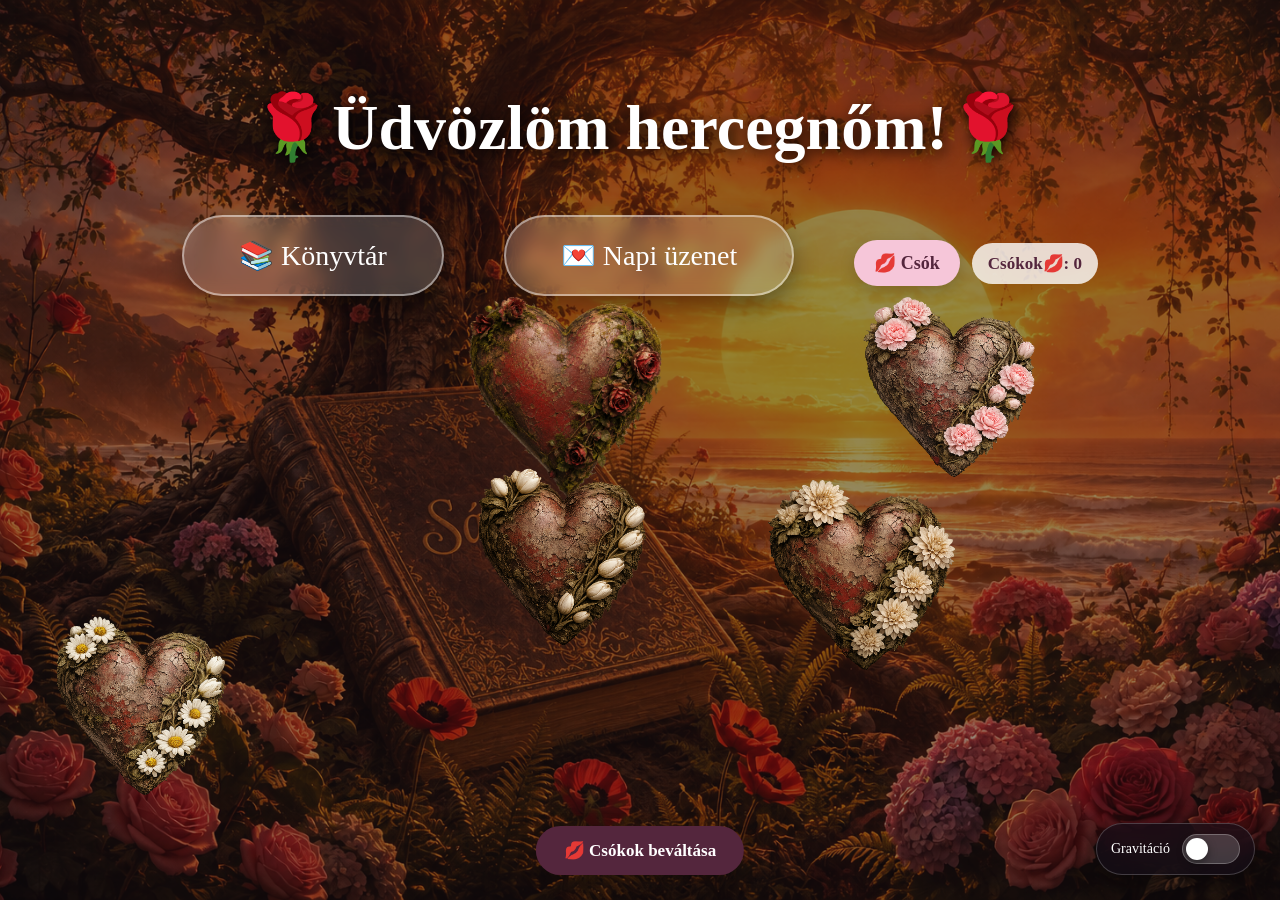
<file: index.html>
<!DOCTYPE html>
<html lang="hu">

<head>
    <meta charset="UTF-8">
    <meta name="viewport" content="width=device-width, initial-scale=1.0">

    <title>Flower Library</title>

    <link rel="stylesheet" href="style.css">
</head>

<body>

<div class="overlay">

    <h1>🌹Üdvözlöm hercegnőm!🌹</h1>

    <div class="menu">

        <a href="./library/library.html" class="btn">
            📚 Könyvtár
        </a>

       <a href="napiuzenet/message.html" class="btn">
    💌 Napi üzenet
</a>

<div class="hugs-container">

    <button id="hugButton" class="hug-button">
        💋 Csók
    </button>

    <span class="hug-counter">
        Csókok💋: <span id="hugCount">0</span>
    </span>

</div>

<button id="redeemHugs" class="redeem-button">
    💋 Csókok beváltása
</button>

    </div>

    <div class="gravity-control">

    <span class="gravity-label">Gravitáció</span>

    <label class="gravity-switch">

        <input type="checkbox" id="gravityToggle">

        <span class="gravity-slider">
            <span class="gravity-knob"></span>
        </span>

    </label>

</div>

 <div id="floating-pdfs">

    <div class="pdf-object pdf1">
        <img src="assets/floating1.png" alt="">
    </div>

    <div class="pdf-object pdf2">
        <img src="assets/floating2.png" alt="">
    </div>

    <div class="pdf-object pdf3">
        <img src="assets/floating3.png" alt="">
    </div>

     <div class="pdf-object pdf4">
        <img src="assets/floating4.png" alt="">
    </div>

    <div class="pdf-object pdf5">
        <img src="assets/floating5.png" alt="">
    </div>

</div>

<script src="pdfs.js"></script>
</div>

<script src="script.js"></script>

</body>
</html>
</file>
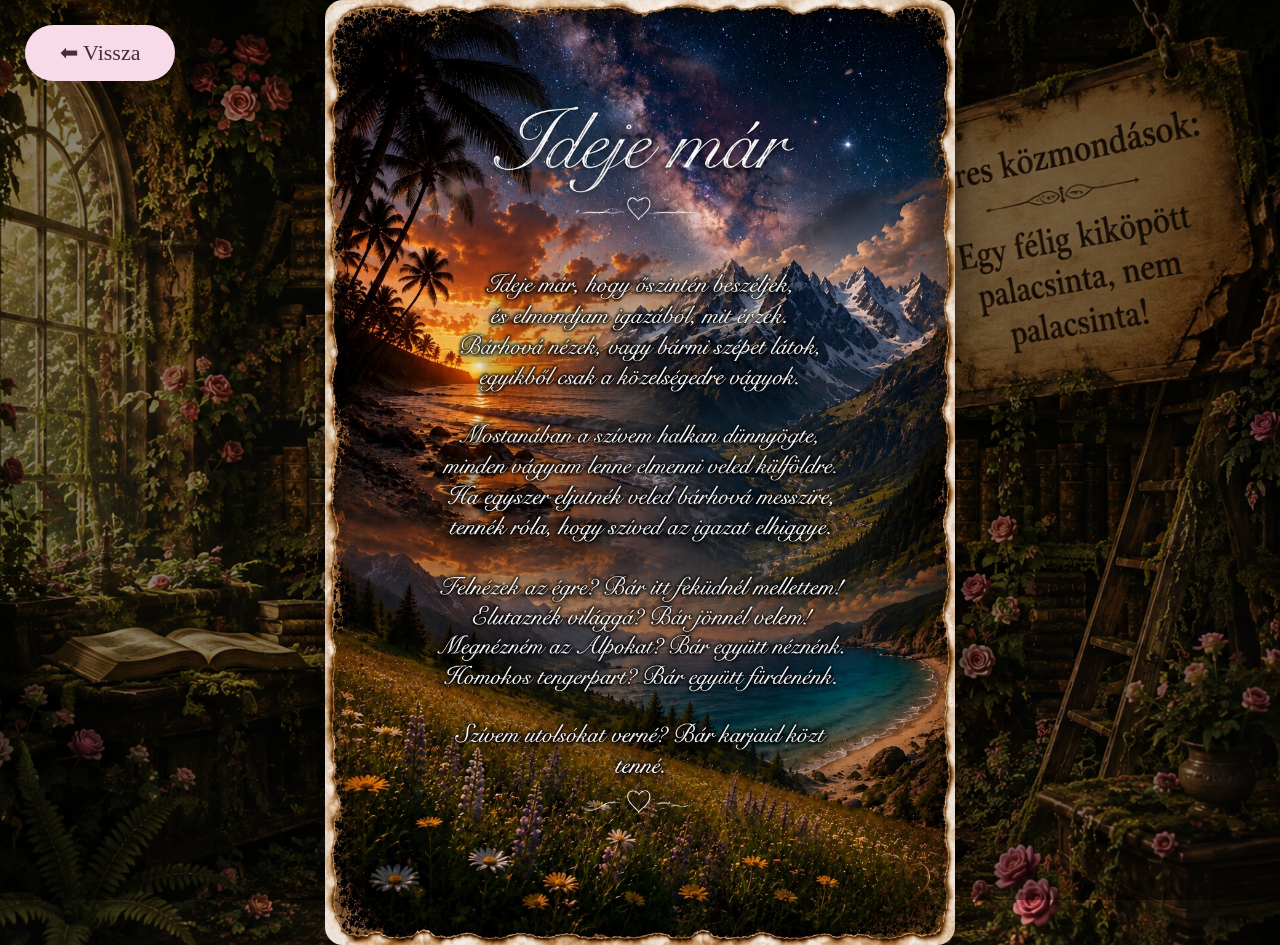
<file: library/book1.html>
<!DOCTYPE html>
<html lang="hu">

<head>
    <meta charset="UTF-8">
    <meta name="viewport" content="width=device-width, initial-scale=1.0">
    <title>Ideje már</title>

    <style>

        *{
            margin:0;
            padding:0;
            box-sizing:border-box;
        }

        body{

            background:url("../assets/library.png");
            background-size:cover;
            background-position:center;
            background-repeat:no-repeat;

            display:flex;
            justify-content:center;
            align-items:center;

            min-height:100vh;

            overflow:hidden;

        }

        .overlay{

            position:absolute;
            inset:0;

            background:rgba(0,0,0,.45);

        }

        .container{

            position:relative;
            z-index:2;

            display:flex;
            flex-direction:column;
            align-items:center;

        }

        img{

            width:90%;
            max-width:700px;

            border-radius:18px;

            box-shadow:0 0 35px rgba(0,0,0,.6);

        }

        .back{

            position:absolute;

            top:25px;
            left:25px;

            z-index:3;

            text-decoration:none;

            background:#f7dbe8;

            color:#4b2b3b;

            padding:15px 35px;

            border-radius:40px;

            font-size:22px;

            transition:.3s;

        }

        .back:hover{

            transform:scale(1.08);

        }

    </style>

</head>

<body>

<div class="overlay"></div>

<a class="back" href="library.html">
⬅ Vissza
</a>

<div class="container">

    <img src="../assets/kep1.jpeg" alt="Ideje már">

</div>

</body>

</html>
</file>
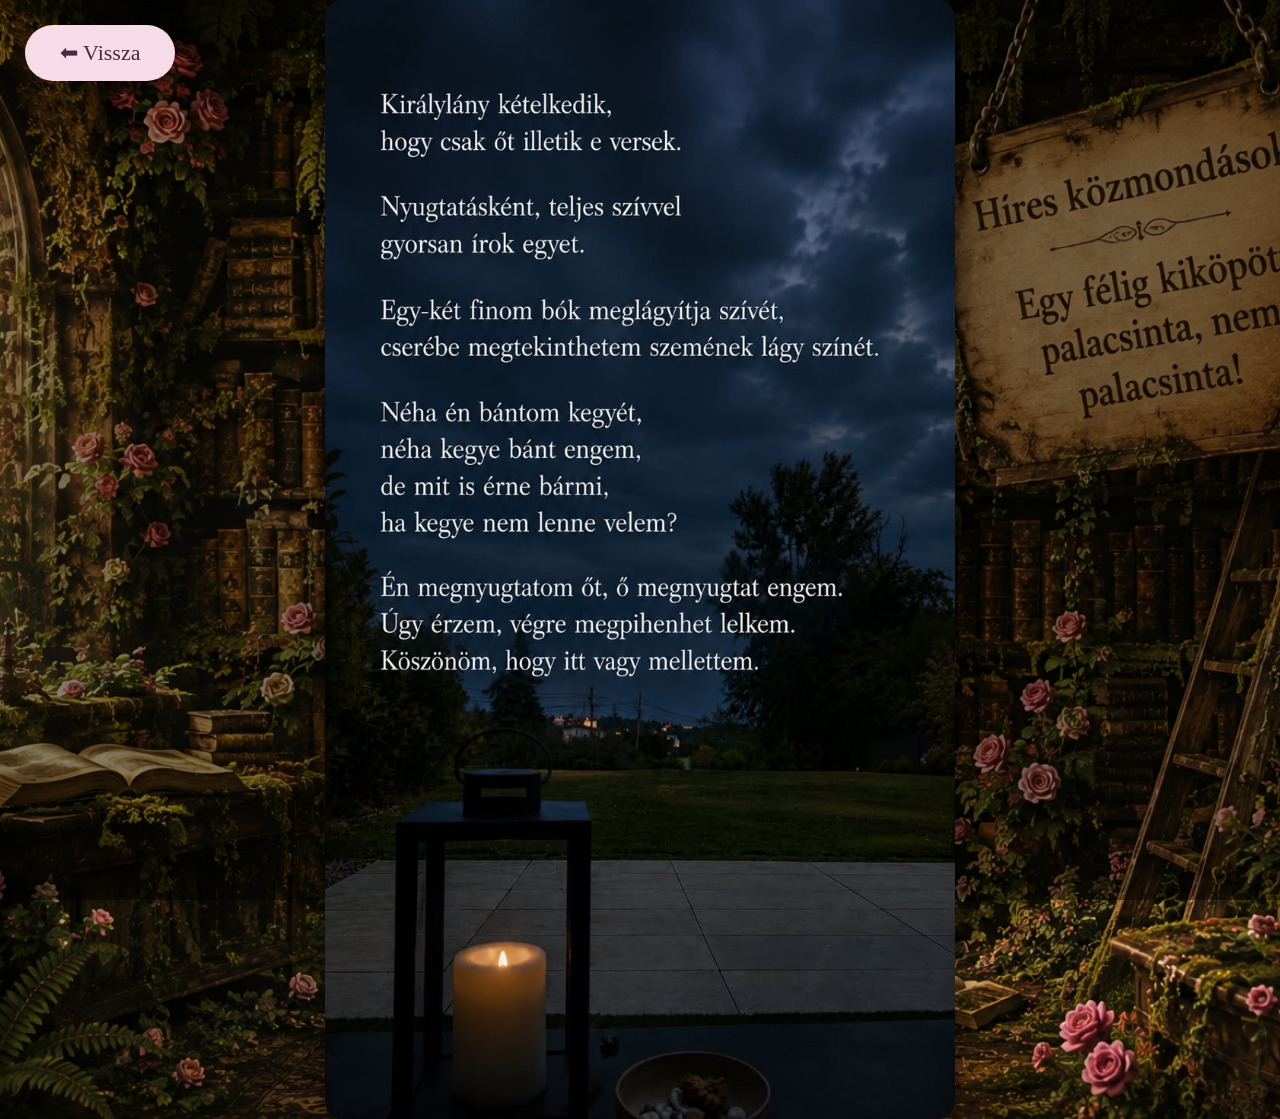
<file: library/book2.html>
<!DOCTYPE html>
<html lang="hu">

<head>
    <meta charset="UTF-8">
    <meta name="viewport" content="width=device-width, initial-scale=1.0">
    <title>Kiralylany</title>

    <style>

        *{
            margin:0;
            padding:0;
            box-sizing:border-box;
        }

        body{

            background:url("../assets/library.png");
            background-size:cover;
            background-position:center;
            background-repeat:no-repeat;

            display:flex;
            justify-content:center;
            align-items:center;

            min-height:100vh;

            overflow:hidden;

        }

        .overlay{

            position:absolute;
            inset:0;

            background:rgba(0,0,0,.45);

        }

        .container{

            position:relative;
            z-index:2;

            display:flex;
            flex-direction:column;
            align-items:center;

        }

        img{

            width:90%;
            max-width:700px;

            border-radius:18px;

            box-shadow:0 0 35px rgba(0,0,0,.6);

        }

        .back{

            position:absolute;

            top:25px;
            left:25px;

            z-index:3;

            text-decoration:none;

            background:#f7dbe8;

            color:#4b2b3b;

            padding:15px 35px;

            border-radius:40px;

            font-size:22px;

            transition:.3s;

        }

        .back:hover{

            transform:scale(1.08);

        }

    </style>

</head>

<body>

<div class="overlay"></div>

<a class="back" href="library.html">
⬅ Vissza
</a>

<div class="container">

    <img src="../assets/kep2.jpeg" alt="Ideje már">

</div>

</body>

</html>
</file>
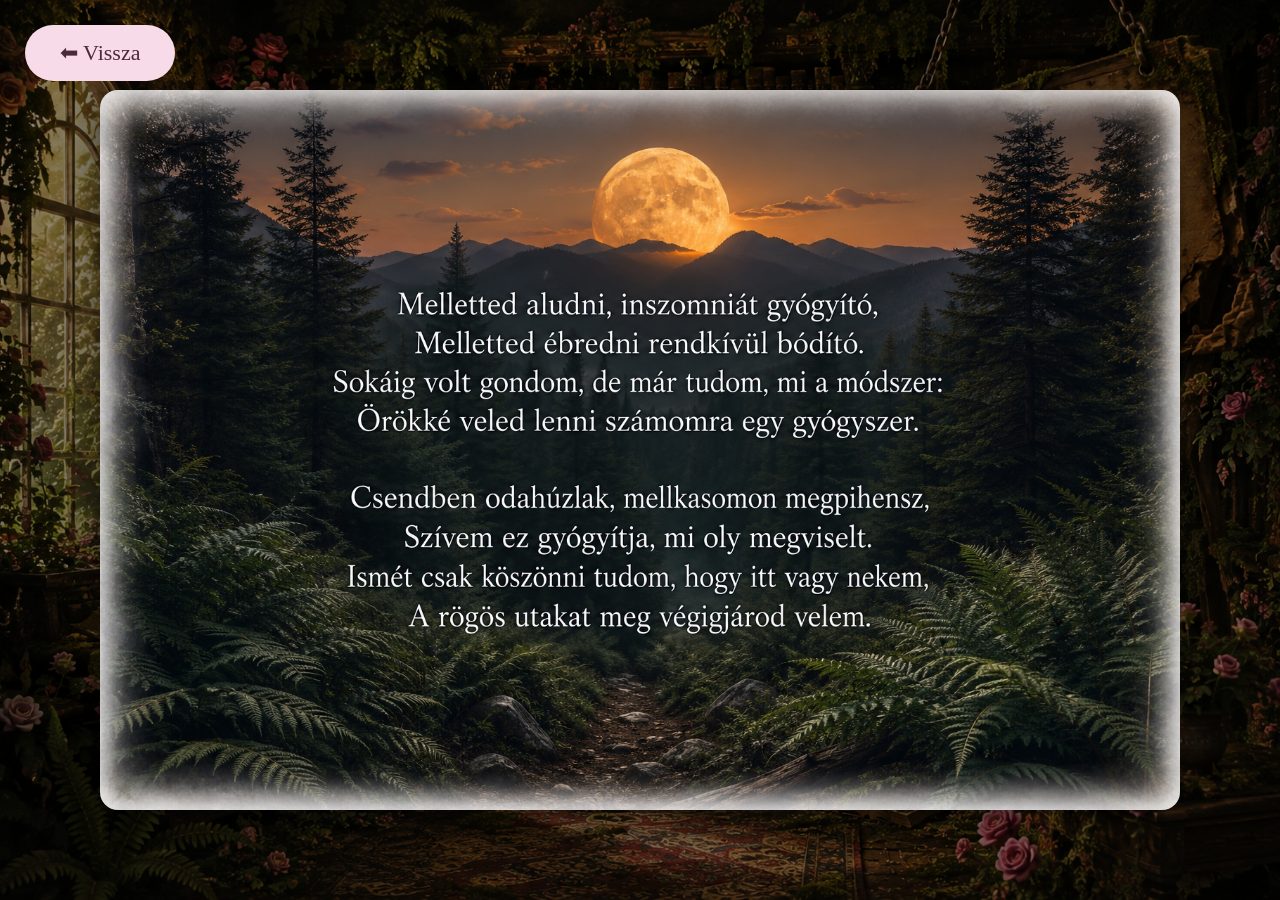
<file: library/book3.html>
<!DOCTYPE html>
<html lang="hu">

<head>
    <meta charset="UTF-8">
    <meta name="viewport" content="width=device-width, initial-scale=1.0">
    <title>Melletted</title>

    <style>

        *{
            margin:0;
            padding:0;
            box-sizing:border-box;
        }

        body{

            background:url("../assets/library.png");
            background-size:cover;
            background-position:center;
            background-repeat:no-repeat;

            display:flex;
            justify-content:center;
            align-items:center;

            min-height:100vh;

            overflow:hidden;

        }

        .overlay{

            position:absolute;
            inset:0;

            background:rgba(0,0,0,.45);

        }

        .container{

            position:relative;
            z-index:2;

            display:flex;
            flex-direction:column;
            align-items:center;

        }

        img{

            width:90%;
            max-width:1200px;

            border-radius:18px;

            box-shadow:0 0 35px rgba(0,0,0,.6);

        }

        .back{

            position:absolute;

            top:25px;
            left:25px;

            z-index:3;

            text-decoration:none;

            background:#f7dbe8;

            color:#4b2b3b;

            padding:15px 35px;

            border-radius:40px;

            font-size:22px;

            transition:.3s;

        }

        .back:hover{

            transform:scale(1.08);

        }

    </style>

</head>

<body>

<div class="overlay"></div>

<a class="back" href="library.html">
⬅ Vissza
</a>

<div class="container">

    <img src="../assets/kep3.jpeg" alt="Ideje már">

</div>

</body>

</html>
</file>
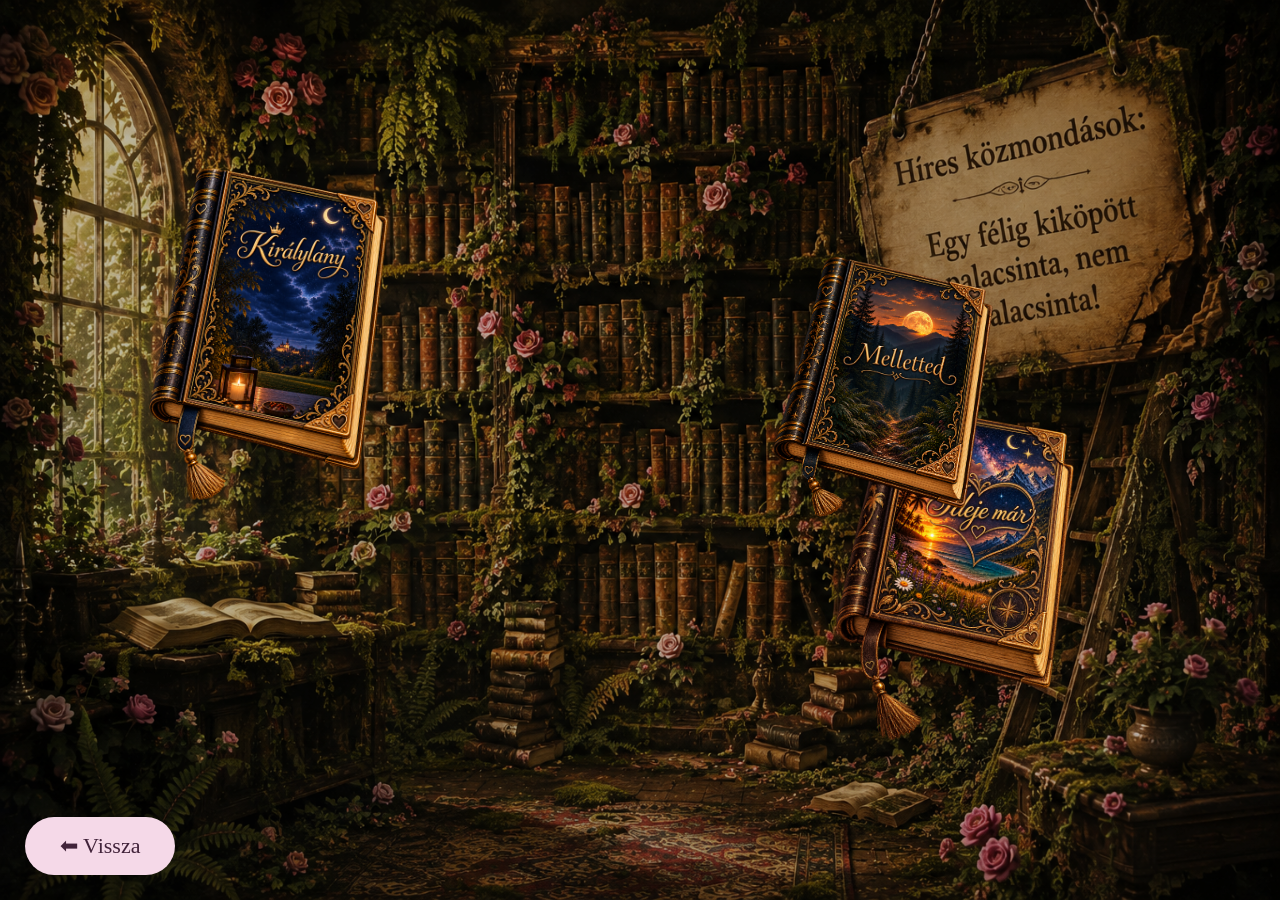
<file: library/library.html>
<!DOCTYPE html>
<html lang="hu">

<head>
    <meta charset="UTF-8">
    <meta name="viewport" content="width=device-width, initial-scale=1.0">
    <title>Romantikus Könyvtár</title>

    <link rel="stylesheet" href="library.css">
</head>

<body>

<div id="library">

    <!-- Ide fogja a JavaScript berakni a könyveket -->
    <div id="books"></div>

    <a href="../index.html" class="back">
        ⬅ Vissza
    </a>

</div>

<script src="library.js"></script>

</body>

</html>
</file>
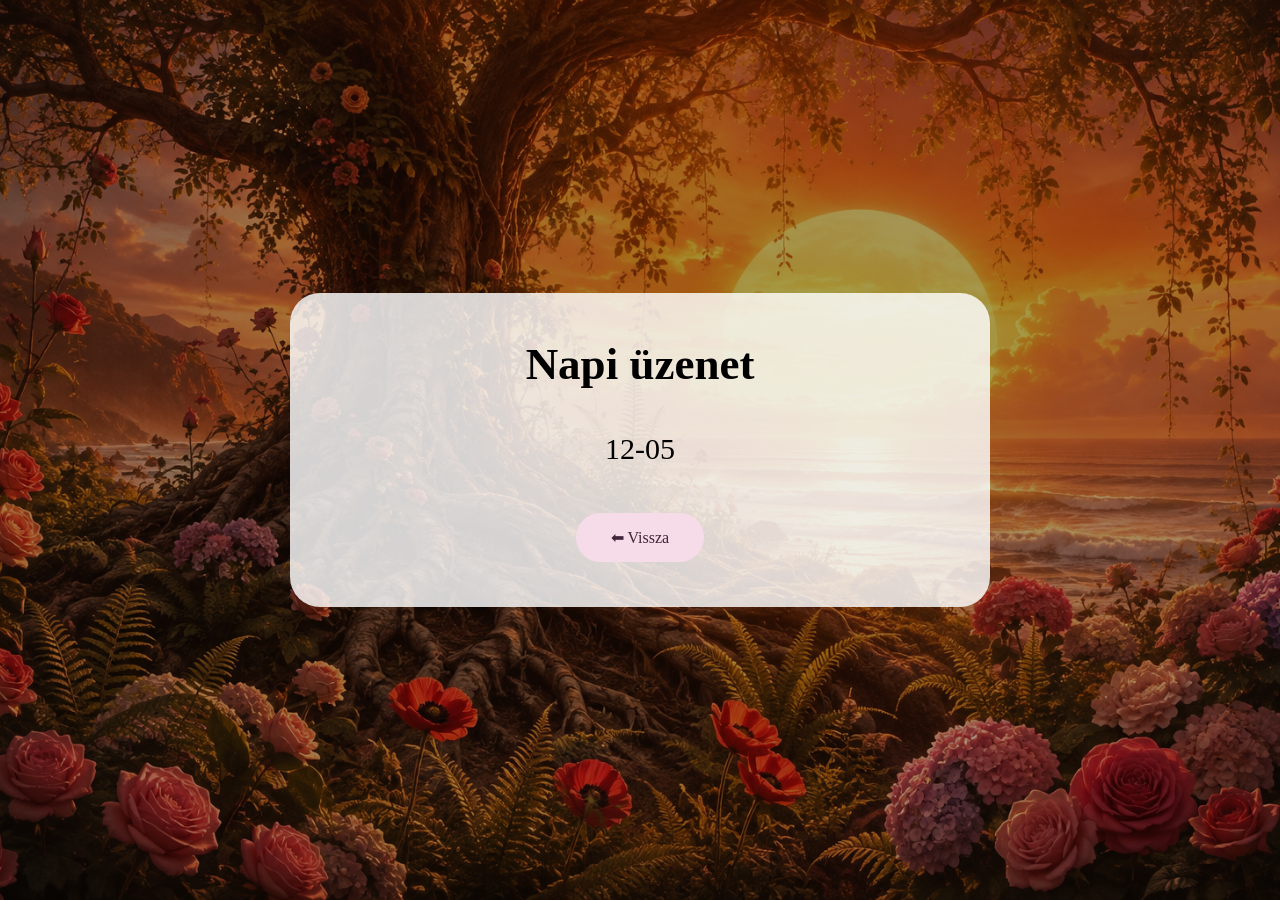
<file: napiuzenet/message.html>
<!DOCTYPE html>
<html lang="hu">

<head>

<meta charset="UTF-8">

<title>Napi üzenet</title>

<link rel="stylesheet" href="message.css">

</head>

<body>

<div class="overlay">

    <div class="card">

        <h1>Napi üzenet</h1>

        <p id="message"></p>

        <a href="../index.html" class="back">
            ⬅ Vissza
        </a>

    </div>

</div>

<script src="messages.js"></script>
<script src="message.js"></script>


</body>

</html>
</file>
<file: style.css>
/* ===== Alapbeállítások ===== */

*{
    margin:0;
    padding:0;
    box-sizing:border-box;
    font-family:Georgia, serif;
}

html,body{
    width:100%;
    height:100%;
}

/* ===== Háttér ===== */

body{
    background-image:url("assets/background.png");
    background-size:cover;
    background-position:center;
    background-repeat:no-repeat;
    background-attachment:fixed;

    display:flex;
    justify-content:center;
    align-items:center;
}

/* ===== Fő tartalom ===== */

/* Áttetsző réteg */

.overlay{

    min-height:100vh;
    width:100%;

    background:rgba(20,15,20,.45);

    display:flex;
    flex-direction:column;
    align-items:center;
    justify-content:flex-start;

    padding-top:90px;

}

/* Cím */

h1{

    color:white;

    font-size:64px;

    text-shadow:3px 3px 15px black;

    text-align:center;

    margin-bottom:50px;

}

/* Menü */

.menu{

    display:flex;

    justify-content:center;

    align-items:center;

    gap:60px;

    flex-wrap:wrap;

}

/* Gombok */

.btn{

    position:relative;

    display:inline-block;

    text-decoration:none;

    padding:22px 60px;

    background:rgba(255,220,230,.88);

    color:#4b2b3b;

    font-size:30px;

    border-radius:50px;

    box-shadow:0 0 25px rgba(0,0,0,.35);

    transition:.3s;

    animation:breath 3s ease-in-out infinite;

}

.btn:hover{

    transform:scale(1.08);

    background:#ffe9f2;

}

/* Mobil */

@media(max-width:768px){

    .overlay{

        padding-top:60px;

    }

    h1{

        font-size:40px;

        margin-bottom:30px;

    }

    .menu{

        flex-direction:column;

        gap:20px;

    }

    .btn{

        width:90%;
        max-width:320px;

        text-align:center;

        font-size:24px;

        padding:18px;

    }

}

/* ===== Gombok ===== */

.btn{

    display:inline-block;

    text-decoration:none;

    color:white;

    font-size:28px;

    padding:22px 55px;

    border-radius:50px;

    background:rgba(255,255,255,.18);

    backdrop-filter:blur(8px);

    border:2px solid rgba(255,255,255,.45);

    box-shadow:0 10px 25px rgba(0,0,0,.35);

    transition:.35s;

    animation:breath 3s infinite ease-in-out;

}

/* ===== Hover ===== */

.btn:hover{

    transform:scale(1.08);

    background:rgba(255,255,255,.28);

}

/* ===== Lélegző animáció ===== */

@keyframes breath{

0%{
transform:scale(1);
}

50%{
transform:scale(1.05);
}

100%{
transform:scale(1);
}

}

/* ===== PDF ===== */

.pdf{

    width:90%;

    max-width:1200px;

    margin:30px auto;

}

/* ===== Mobil ===== */

@media(max-width:768px){

h1{

font-size:38px;

margin-bottom:40px;

}

.menu{

flex-direction:column;

width:100%;

align-items:center;

}

.btn{

width:90%;

max-width:320px;

font-size:22px;

padding:18px;

}

body{

background-attachment:scroll;

}

}
#floating-pdfs{

    position:fixed;

    inset:0;

    width:100vw;
    height:100vh;

    pointer-events:none;

    overflow:hidden;

    z-index:5;

}

.pdf-object {
    position: absolute;

    width: 70px;
    height: 70px;

    background: transparent;
    border: none;
    box-shadow: none;

    cursor: pointer;
    pointer-events: auto;

    transform-origin: center center;
}

.pdf-object img {
    width: 100%;
    height: 100%;

    object-fit: contain;

    display: block;
    pointer-events: none;
}

.pdf-object:hover{

    transform:scale(1.08);

}

/* első szív */
.pdf1 {
    width: 200px;
    height: 200px;
}

/* második szív - NAGYOBB */
.pdf2 {
    width: 260px;
    height: 260px;
}

/* harmadik */
.pdf3 {
    width: 260px;
    height: 260px;
}

.pdf4 {
    width: 260px;
    height: 260px;
}

.pdf5 {
    width: 260px;
    height: 260px;
}

/* =========================
   GRAVITÁCIÓ KAPCSOLÓ
========================= */

.gravity-control {
    position: fixed;

    right: 25px;
    bottom: 25px;

    z-index: 100;

    display: flex;
    align-items: center;
    gap: 12px;

    padding: 10px 14px;

    border-radius: 50px;

    background: rgba(20, 15, 25, 0.65);

    border: 1px solid rgba(255, 255, 255, 0.2);

    backdrop-filter: blur(12px);

    box-shadow:
        0 8px 25px rgba(0, 0, 0, 0.3);

}

.gravity-label {

    color: white;

    font-size: 14px;

    font-weight: 500;

    user-select: none;

}


/* Kapcsoló */

.gravity-switch {

    position: relative;

    width: 58px;
    height: 30px;

    display: block;

    cursor: pointer;

}

.gravity-switch input {

    opacity: 0;

    width: 0;
    height: 0;

}


.gravity-slider {

    position: absolute;

    inset: 0;

    border-radius: 30px;

    background: rgba(255,255,255,0.18);

    border: 1px solid rgba(255,255,255,0.25);

    transition: 0.4s;

}


.gravity-knob {

    position: absolute;

    width: 22px;
    height: 22px;

    left: 3px;
    top: 3px;

    border-radius: 50%;

    background: white;

    box-shadow:
        0 3px 10px rgba(0,0,0,.4);

    transition:
        transform .4s cubic-bezier(.68,-0.55,.27,1.55),
        background .3s;

}


/* Bekapcsolva */

.gravity-switch input:checked + .gravity-slider {

    background: rgba(150, 90, 180, 0.8);

    border-color: rgba(255,255,255,.45);

}


.gravity-switch input:checked + .gravity-slider .gravity-knob {

    transform: translateX(28px);

    background: #fff;

}


/* Telefon */

@media (max-width: 600px) {

    .gravity-control {

        right: 15px;
        bottom: 15px;

        padding: 8px 11px;

    }

    .gravity-label {

        font-size: 12px;

    }

}

@media (max-width: 600px) {

    .pdf-object {
        width: 65px !important;
        height: 65px !important;
    }

    .pdf-object img {
        width: 65px !important;
        height: 65px !important;
    }

    .pdf2 {
        width: 80px !important;
        height: 80px !important;
    }

    .pdf2 img {
        width: 80px !important;
        height: 80px !important;
    }

}

.hugs-container {

    display: flex;

    align-items: center;

    justify-content: center;

    gap: 12px;

    margin-top: 15px;

}


.hug-button {

    border: none;

    padding: 12px 20px;

    border-radius: 30px;

    background: #f6c6d9;

    color: #54263d;

    font-size: 18px;

    font-weight: 600;

    cursor: pointer;

    box-shadow: 0 5px 15px rgba(0,0,0,.15);

    transition: .25s;

}


.hug-button:hover {

    transform: scale(1.06);

}


.hug-button:disabled {

    opacity: .65;

    cursor: default;

    transform: none;

}


.hug-counter {

    padding: 10px 16px;

    border-radius: 25px;

    background: rgba(255,255,255,.8);

    color: #54263d;

    font-size: 17px;

    font-weight: 600;

}


.redeem-button {

    position: fixed;

    bottom: 25px;

    left: 50%;

    transform: translateX(-50%);

    border: none;

    padding: 14px 28px;

    border-radius: 30px;

    background: #54263d;

    color: white;

    font-size: 17px;

    font-weight: 600;

    cursor: pointer;

    box-shadow: 0 6px 20px rgba(0,0,0,.2);

    transition: .25s;

    z-index: 1000;

}


.redeem-button:hover {

    transform: translateX(-50%) scale(1.05);

}


@media (max-width: 600px) {

    .hugs-container {

        gap: 8px;

    }


    .hug-button {

        padding: 10px 15px;

        font-size: 16px;

    }


    .hug-counter {

        padding: 9px 13px;

        font-size: 15px;

    }


    .redeem-button {

        bottom: 16px;
        left: 160px;
        padding: 17px 8px;

        

        font-size: 10px;

    }

}
</file>
<file: library/library.css>
* {
    margin: 0;
    padding: 0;
    box-sizing: border-box;
}


/* =========================
   ALAP / PC
   ========================= */

body {

    margin: 0;

    overflow: hidden;

    width: 100vw;
    height: 100vh;

    background-image: url("../assets/library.png");

    background-repeat: no-repeat;

    background-position: center center;

    background-size: 100% 100%;

    background-attachment: fixed;

}


/* =========================
   KÖNYVTÁR
   ========================= */

#library {

    width: 100%;
    height: 100vh;

    position: relative;

    background: rgba(0, 0, 0, .25);

}


/* =========================
   KÖNYVEK
   ========================= */

#books {

    width: 100%;
    height: 100%;

    position: absolute;

    left: 0;
    top: 0;

}


.book {

    position: absolute;

    width: 240px;
    height: 360px;

    cursor: pointer;

    transition: transform .3s;

    animation: breath 3s infinite ease-in-out;

}


.book:hover {

    transform: scale(1.15) rotate(-5deg);

}


.book img {

    width: 100%;
    height: 100%;

    object-fit: contain;

    pointer-events: none;

}


/* =========================
   LÉLEGZÉS
   ========================= */

@keyframes breath {

    0% {
        transform: scale(1);
    }

    50% {
        transform: scale(1.05);
    }

    100% {
        transform: scale(1);
    }

}


/* =========================
   VISSZA GOMB - PC
   ========================= */

.back {

    position: absolute;

    left: 25px;
    bottom: 25px;

    background: #f5d9e8;

    color: #41233a;

    text-decoration: none;

    padding: 16px 35px;

    border-radius: 50px;

    font-size: 22px;

    transition: transform .3s;

    z-index: 1000;

}


.back:hover {

    transform: scale(1.08);

}


/* =========================
   TELEFON
   ========================= */

@media screen and (max-width: 600px) {


    /* Telefonos háttér */

    body {

        background-image: url("../assets/library-mobile-bg.png");

        background-size: cover;

        background-position: center center;

        background-repeat: no-repeat;

        background-attachment: fixed;

    }


    /* Könyvek telefonon */

    .book {

        width: 75px !important;

        height: 100px !important;

    }


    .book img {

        width: 100%;

        height: 100%;

        object-fit: contain;

    }


    /* =========================
       VISSZA GOMB TELEFONON
       ========================= */

    .back {

        position: fixed !important;

        left: 15px !important;

        bottom: 150px !important;

        padding: 20px 40px !important;

        font-size: 26px !important;

        border-radius: 50px;

        z-index: 99999 !important;

    }

}
</file>
<file: napiuzenet/message.css>
*{
    margin:0;
    padding:0;
    box-sizing:border-box;
    font-family:Georgia, serif;
}

body{

    width:100vw;
    height:100vh;

    background-size:cover;
    background-position:center;
    background-repeat:no-repeat;
     background-attachment:fixed;

    display:flex;
    justify-content:center;
    align-items:center;

}

.overlay{

    width:100%;
    height:100%;

    background:rgba(0,0,0,.35);

    display:flex;
    justify-content:center;
    align-items:center;

}

.card{

    width:80%;
    max-width:700px;

    padding:45px;

    border-radius:30px;

    background:rgba(255,255,255,.82);

    text-align:center;

}

h1{

    font-size:45px;

    margin-bottom:35px;

}

#message{

    font-size:30px;

    line-height:1.6;

}

.back{

    display:inline-block;

    margin-top:40px;

    text-decoration:none;

    padding:15px 35px;

    border-radius:35px;

    background:#f6dce8;

    color:#41253b;

}
</file>
